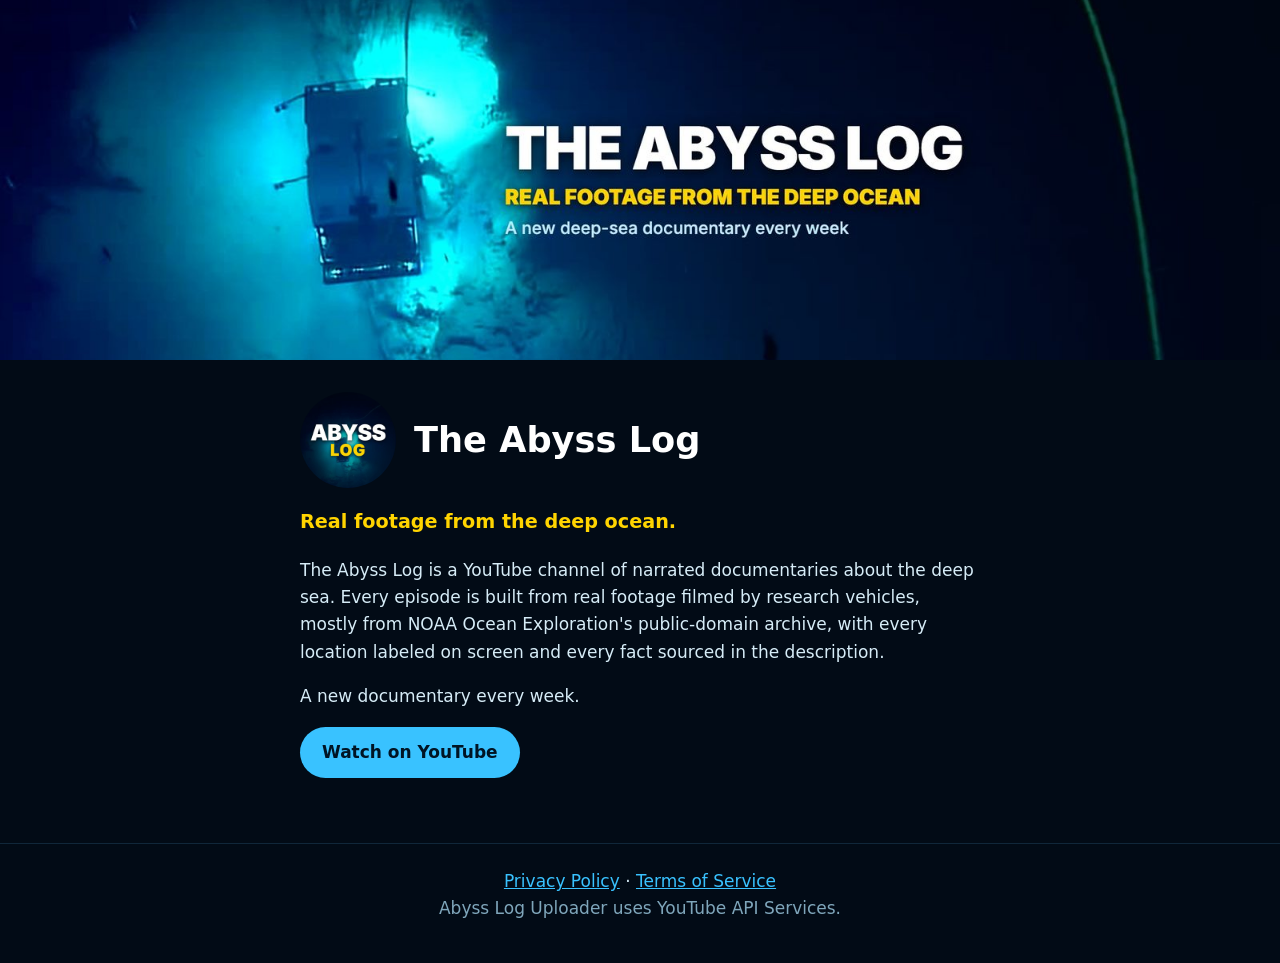
<file: index.html>
<!doctype html>
<html lang="en">
<head>
<meta charset="utf-8">
<meta name="viewport" content="width=device-width, initial-scale=1">
<title>The Abyss Log</title>
<meta name="description" content="Real footage from the deep ocean. A new deep-sea documentary every week.">
<link rel="icon" href="logo.jpg">
<link rel="stylesheet" href="estilo.css">
</head>
<body>
<header><img class="banner" src="banner.jpg" alt="NOAA's remotely operated vehicle lighting up the deep seafloor"></header>
<main>
  <div class="marca"><img src="logo.jpg" alt="" width="96" height="96"><h1>The Abyss Log</h1></div>
  <p class="lema">Real footage from the deep ocean.</p>
  <p>The Abyss Log is a YouTube channel of narrated documentaries about the deep sea. Every episode is built
    from real footage filmed by research vehicles, mostly from NOAA Ocean Exploration's public-domain archive,
    with every location labeled on screen and every fact sourced in the description.</p>
  <p>A new documentary every week.</p>
  <p><a class="boton" href="https://www.youtube.com/@TheAbyssLog">Watch on YouTube</a></p>
</main>
<footer><a href="privacy.html">Privacy Policy</a> · <a href="terms.html">Terms of Service</a><br>
  <span class="nota">Abyss Log Uploader uses YouTube API Services.</span></footer>
</body>
</html>
</file>
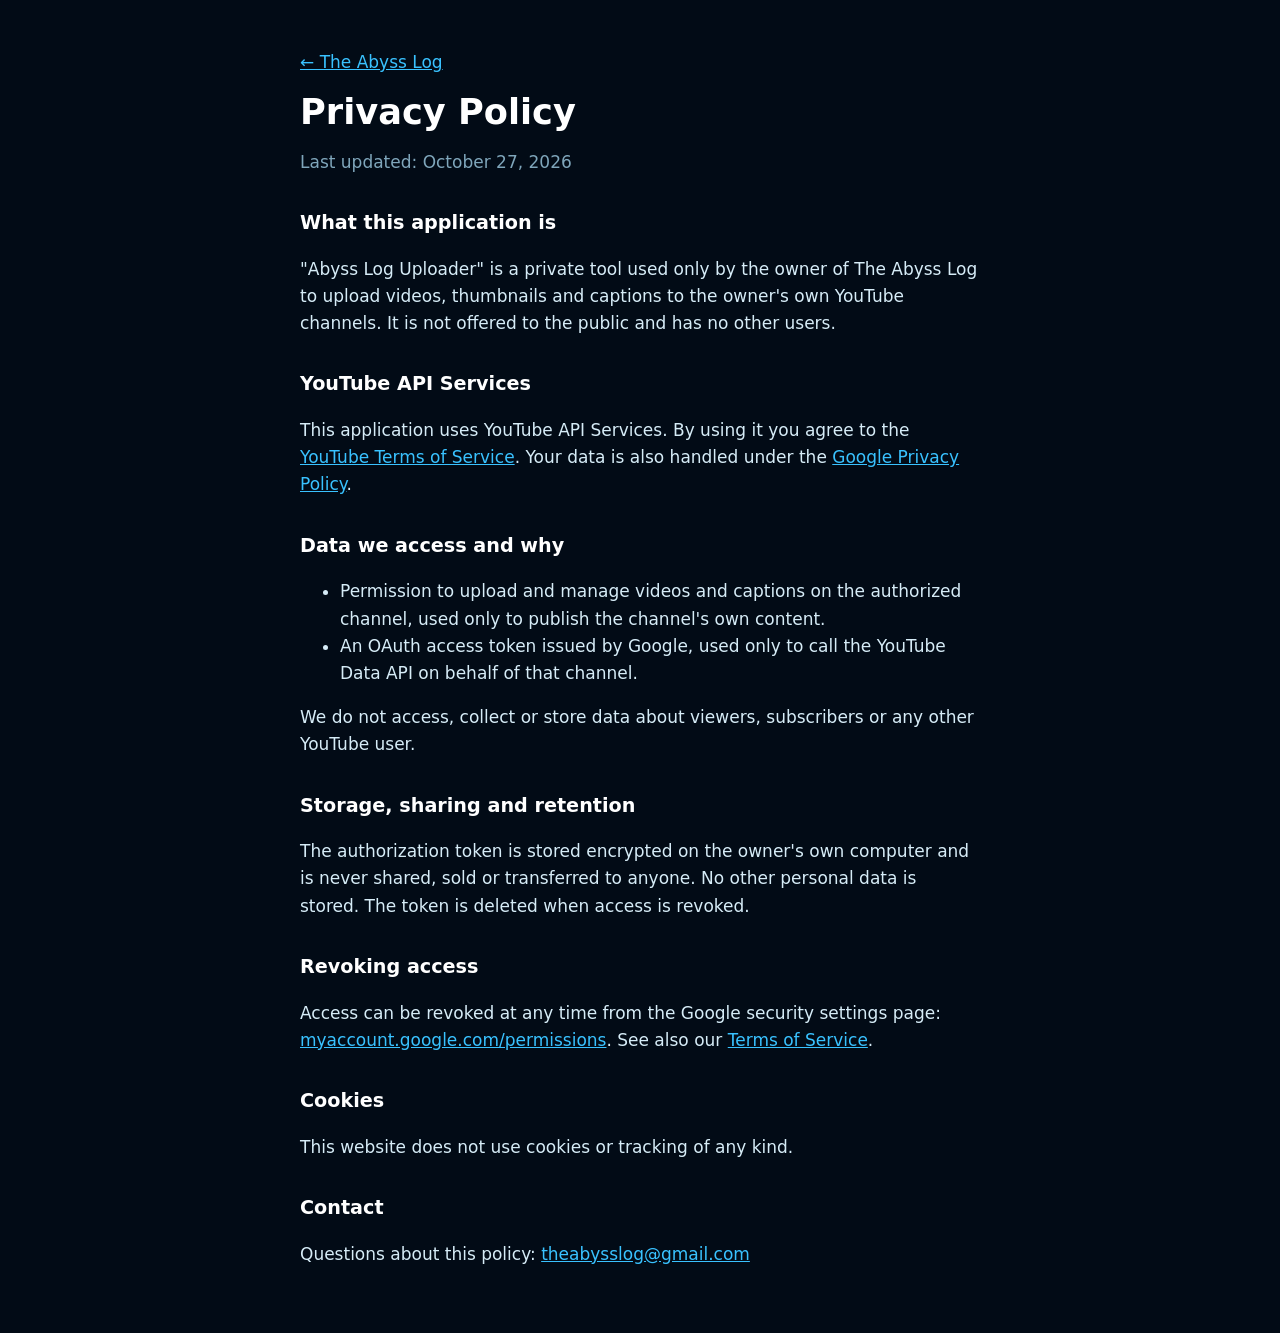
<file: privacy.html>
<!doctype html>
<html lang="en">
<head>
<meta charset="utf-8">
<meta name="viewport" content="width=device-width, initial-scale=1">
<title>Privacy Policy — The Abyss Log</title>
<link rel="icon" href="logo.jpg">
<link rel="stylesheet" href="estilo.css">
</head>
<body>
<main>
  <p><a href="index.html">← The Abyss Log</a></p>
  <h1>Privacy Policy</h1>
  <p class="nota">Last updated: October 27, 2026</p>

  <h2>What this application is</h2>
  <p>"Abyss Log Uploader" is a private tool used only by the owner of The Abyss Log to upload videos, thumbnails
    and captions to the owner's own YouTube channels. It is not offered to the public and has no other users.</p>

  <h2>YouTube API Services</h2>
  <p>This application uses YouTube API Services. By using it you agree to the
    <a href="https://www.youtube.com/t/terms">YouTube Terms of Service</a>. Your data is also handled under the
    <a href="https://policies.google.com/privacy">Google Privacy Policy</a>.</p>

  <h2>Data we access and why</h2>
  <ul>
    <li>Permission to upload and manage videos and captions on the authorized channel, used only to publish the
      channel's own content.</li>
    <li>An OAuth access token issued by Google, used only to call the YouTube Data API on behalf of that channel.</li>
  </ul>
  <p>We do not access, collect or store data about viewers, subscribers or any other YouTube user.</p>

  <h2>Storage, sharing and retention</h2>
  <p>The authorization token is stored encrypted on the owner's own computer and is never shared, sold or
    transferred to anyone. No other personal data is stored. The token is deleted when access is revoked.</p>

  <h2>Revoking access</h2>
  <p>Access can be revoked at any time from the Google security settings page:
    <a href="https://myaccount.google.com/permissions">myaccount.google.com/permissions</a>.
    See also our <a href="terms.html">Terms of Service</a>.</p>

  <h2>Cookies</h2>
  <p>This website does not use cookies or tracking of any kind.</p>

  <h2>Contact</h2>
  <p>Questions about this policy: <span id="contacto"><a href="mailto:theabysslog@gmail.com">theabysslog@gmail.com</a></span></p>
</main>
</body>
</html>
</file>
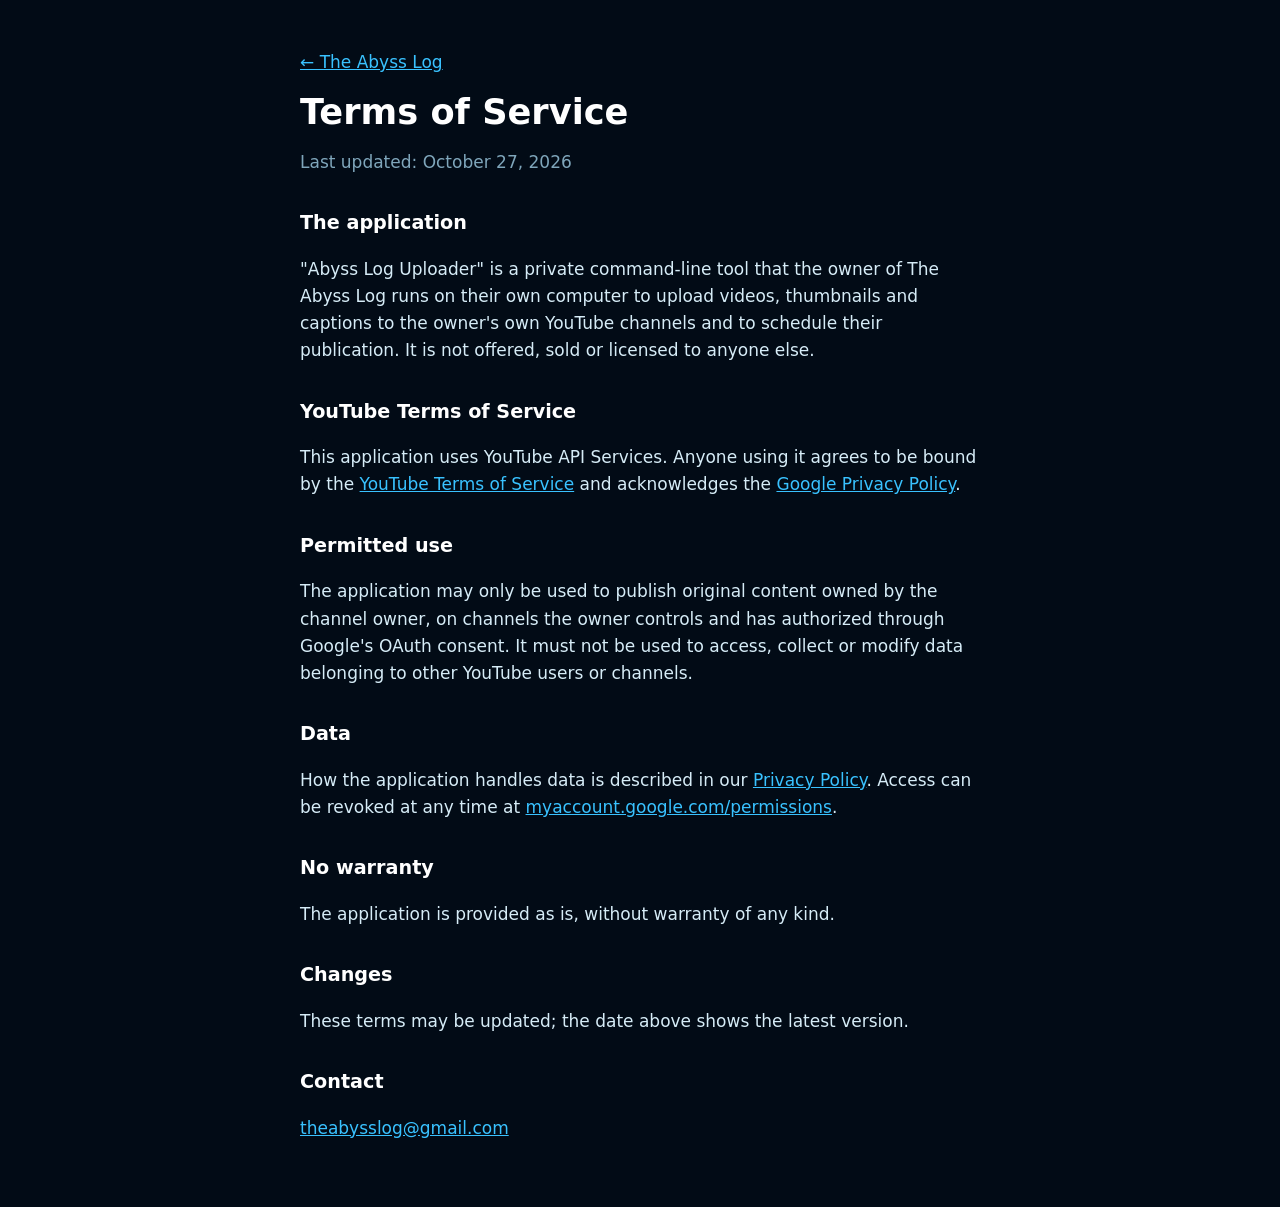
<file: terms.html>
<!doctype html>
<html lang="en">
<head>
<meta charset="utf-8">
<meta name="viewport" content="width=device-width, initial-scale=1">
<title>Terms of Service — The Abyss Log</title>
<link rel="icon" href="logo.jpg">
<link rel="stylesheet" href="estilo.css">
</head>
<body>
<main>
  <p><a href="index.html">← The Abyss Log</a></p>
  <h1>Terms of Service</h1>
  <p class="nota">Last updated: October 27, 2026</p>

  <h2>The application</h2>
  <p>"Abyss Log Uploader" is a private command-line tool that the owner of The Abyss Log runs on their own
    computer to upload videos, thumbnails and captions to the owner's own YouTube channels and to schedule
    their publication. It is not offered, sold or licensed to anyone else.</p>

  <h2>YouTube Terms of Service</h2>
  <p>This application uses YouTube API Services. Anyone using it agrees to be bound by the
    <a href="https://www.youtube.com/t/terms">YouTube Terms of Service</a> and acknowledges the
    <a href="https://policies.google.com/privacy">Google Privacy Policy</a>.</p>

  <h2>Permitted use</h2>
  <p>The application may only be used to publish original content owned by the channel owner, on channels the
    owner controls and has authorized through Google's OAuth consent. It must not be used to access, collect or
    modify data belonging to other YouTube users or channels.</p>

  <h2>Data</h2>
  <p>How the application handles data is described in our <a href="privacy.html">Privacy Policy</a>.
    Access can be revoked at any time at
    <a href="https://myaccount.google.com/permissions">myaccount.google.com/permissions</a>.</p>

  <h2>No warranty</h2>
  <p>The application is provided as is, without warranty of any kind.</p>

  <h2>Changes</h2>
  <p>These terms may be updated; the date above shows the latest version.</p>

  <h2>Contact</h2>
  <p><a href="mailto:theabysslog@gmail.com">theabysslog@gmail.com</a></p>
</main>
</body>
</html>
</file>
<file: estilo.css>
:root { color-scheme: dark; }
body { margin: 0; background: #020b16; color: #d6ecf7; font: 17px/1.6 system-ui, -apple-system, "Segoe UI", sans-serif; }
.banner { display: block; width: 100%; max-height: 360px; object-fit: cover; }
main { max-width: 680px; margin: 0 auto; padding: 32px 20px 48px; }
.marca { display: flex; align-items: center; gap: 18px; }
.marca img { border-radius: 50%; }
h1 { margin: 0; color: #fff; font-size: 2.2rem; line-height: 1.1; }
h2 { margin-top: 2rem; color: #fff; font-size: 1.2rem; }
.lema { color: #ffd400; font-weight: 700; font-size: 1.2rem; }
.nota { color: #7fa6bb; }
a { color: #39c2ff; }
.boton { display: inline-block; padding: 12px 22px; border-radius: 30px; background: #39c2ff; color: #001424;
         font-weight: 700; text-decoration: none; }
footer { text-align: center; padding: 24px 20px 40px; border-top: 1px solid #10273a; }
</file>
